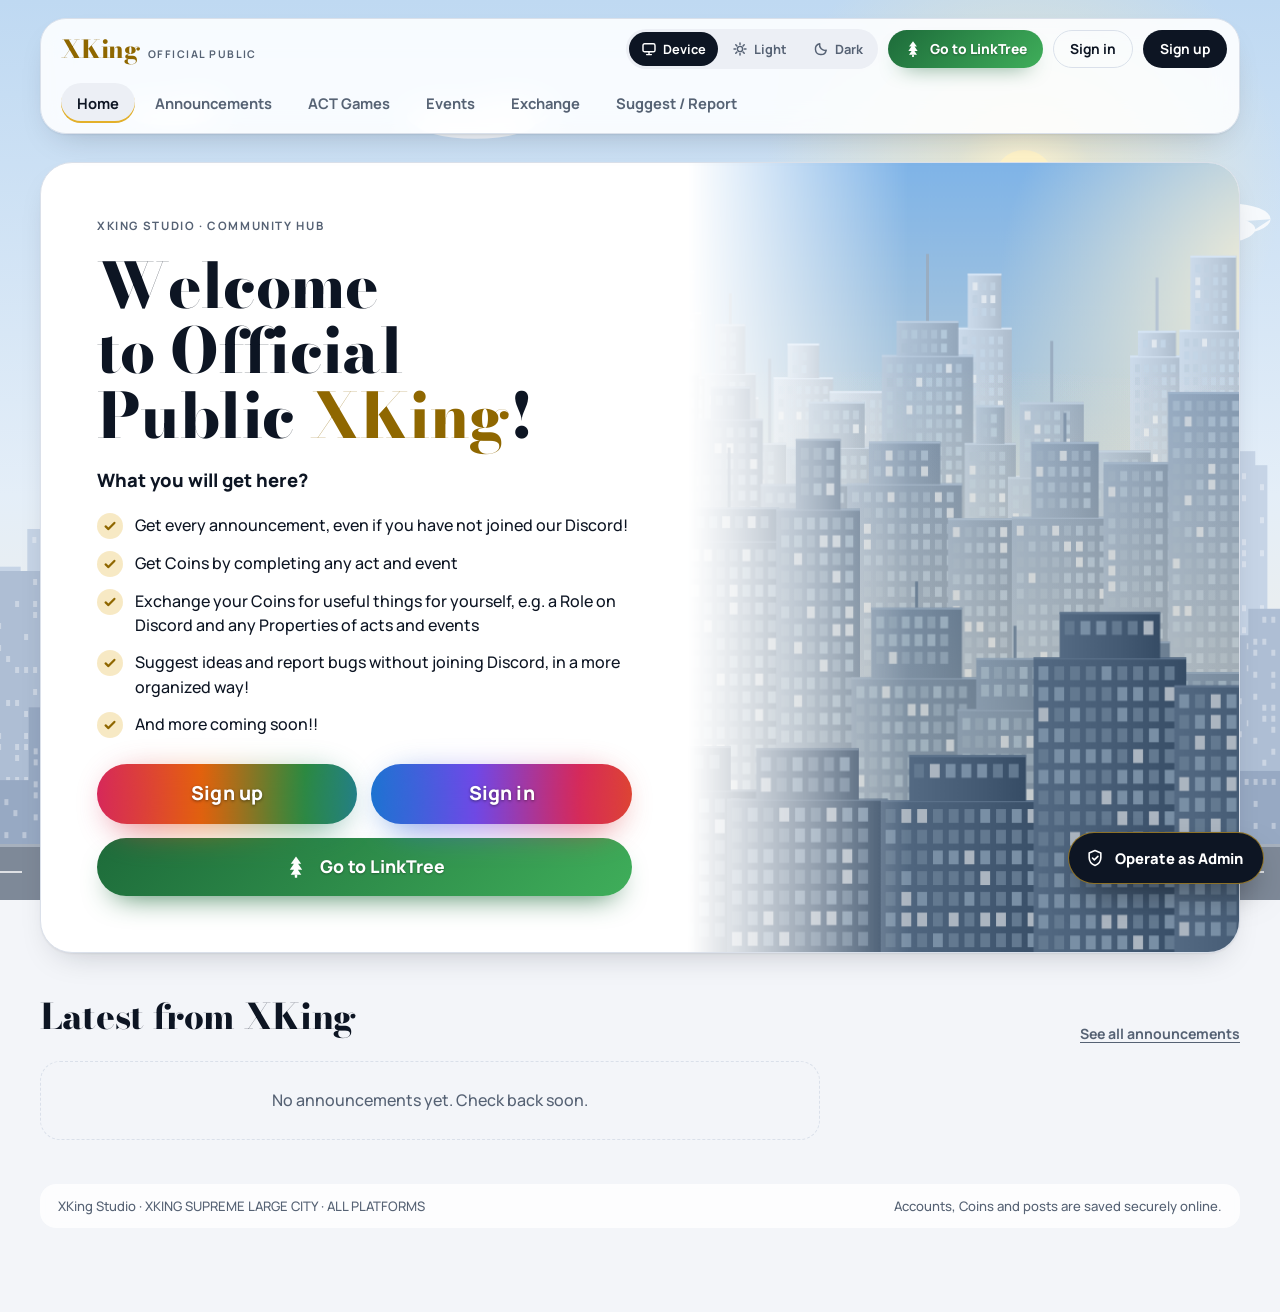
<file: index.html>
<!doctype html>
<html lang="en">
<head>
<meta charset="utf-8">
<meta name="viewport" content="width=device-width, initial-scale=1, viewport-fit=cover">
<title>XKing Official Public</title>
<script>try{var t=localStorage.getItem('xk1.theme');if(t==='light'||t==='dark')document.documentElement.setAttribute('data-theme',t)}catch(e){}</script>
<link rel="preconnect" href="https://fonts.googleapis.com">
<link rel="preconnect" href="https://fonts.gstatic.com" crossorigin>
<link rel="stylesheet" href="https://fonts.googleapis.com/css2?family=Bodoni+Moda:opsz,wght@6..96,700;6..96,800&family=Manrope:wght@500;600;700;800&display=swap">
<link rel="stylesheet" href="style.css">
</head>
<body>
<div class="wrap">
  <header class="topbar">
    <a class="brand" href="index.html"><span class="gold">XKing</span><small>Official Public</small></a>
    <nav class="nav" id="nav" aria-label="Main"></nav>
    <div class="topbar-right">
      <div id="themeHost"></div>
      <div class="acct" id="acctArea"></div>
    </div>
  </header>
  <main id="view" tabindex="-1"></main>
  <footer class="foot">
    <span>XKing Studio &middot; XKING SUPREME LARGE CITY &middot; ALL PLATFORMS</span>
    <span>Accounts, Coins and posts are saved securely online.</span>
  </footer>
</div>
<script src="vendor/supabase.js"></script>
<script src="config.js"></script>
<script src="app.js"></script>
<script src="home.js"></script>
</body>
</html>
</file>
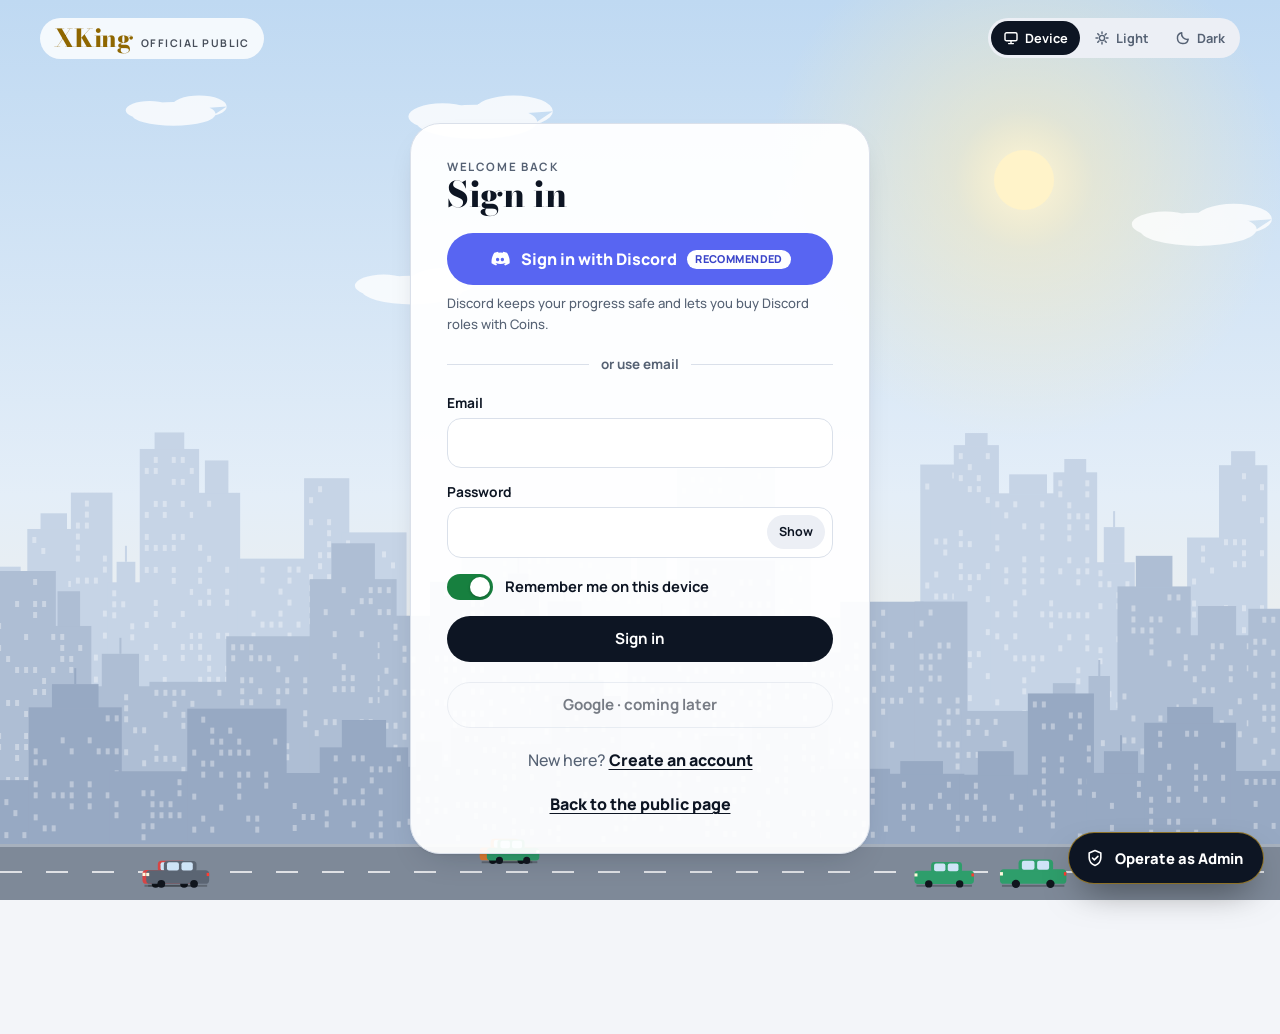
<file: login.html>
<!doctype html>
<html lang="en">
<head>
<meta charset="utf-8">
<meta name="viewport" content="width=device-width, initial-scale=1, viewport-fit=cover">
<title>Sign in to XKing</title>
<script>try{var t=localStorage.getItem('xk1.theme');if(t==='light'||t==='dark')document.documentElement.setAttribute('data-theme',t)}catch(e){}</script>
<link rel="preconnect" href="https://fonts.googleapis.com">
<link rel="preconnect" href="https://fonts.gstatic.com" crossorigin>
<link rel="stylesheet" href="https://fonts.googleapis.com/css2?family=Bodoni+Moda:opsz,wght@6..96,700;6..96,800&family=Manrope:wght@500;600;700;800&display=swap">
<link rel="stylesheet" href="style.css">
<style>:root{padding-top:env(safe-area-inset-top,0px);padding-bottom:env(safe-area-inset-bottom,0px)}</style>
</head>
<body>
<div class="wrap auth-page">
  <canvas id="skyline" class="auth-sky" aria-hidden="true"></canvas>
  <div class="auth-top">
    <a class="brand" href="index.html"><span class="gold">XKing</span><small>Official Public</small></a>
    <div id="themeHost"></div>
  </div>
  <main class="auth-card">
    <div>
      <p class="eyebrow">Welcome back</p>
      <h1 class="display">Sign in</h1>
    </div>
    <div class="provider-stack">
      <button type="button" class="btn-discord" data-provider="discord"><span class="dc-ico"><svg viewBox="0 0 24 24" aria-hidden="true"><path fill="currentColor" stroke="none" d="M19.6 5.3A16.6 16.6 0 0 0 15.5 4l-.5 1.1a15.4 15.4 0 0 0-4.6 0L9.9 4a16.6 16.6 0 0 0-4.1 1.3C3.2 9.2 2.5 13 2.8 16.7a16.7 16.7 0 0 0 5 2.5l1.1-1.7a10.8 10.8 0 0 1-1.7-.8l.4-.3a11.9 11.9 0 0 0 10.1 0l.4.3c-.5.3-1.1.6-1.7.8l1.1 1.7a16.6 16.6 0 0 0 5-2.5c.4-4.3-.7-8.1-2.9-11.4zM9.4 14.5c-1 0-1.8-.9-1.8-2s.8-2 1.8-2 1.8.9 1.8 2-.8 2-1.8 2zm5.2 0c-1 0-1.8-.9-1.8-2s.8-2 1.8-2 1.8.9 1.8 2-.8 2-1.8 2z"/></svg></span><span>Sign in with Discord</span><em class="rec-tag">Recommended</em></button>
      <p class="hint">Discord keeps your progress safe and lets you buy Discord roles with Coins.</p>
    </div>
    <div class="divider"><span>or use email</span></div>
    <form id="authForm" class="form-stack" novalidate>
      <div class="field">
        <label for="email">Email</label>
        <input id="email" type="email" autocomplete="email" required>
      </div>
      <div class="field">
        <label for="password">Password</label>
        <div class="input-wrap">
          <input id="password" type="password" autocomplete="current-password" required>
          <button type="button" data-reveal="password" aria-pressed="false">Show</button>
        </div>
      </div>
      <label class="switch"><input type="checkbox" id="remember" checked><span class="track"></span><span>Remember me on this device</span></label>
      <p class="form-error" id="authErr" role="alert" hidden></p>
      <button type="submit" id="authSubmit" class="btn-primary">Sign in</button>
    </form>
    <div class="provider-row"><button type="button" class="btn-ghost" disabled>Google &middot; coming later</button></div>
    <p class="auth-switch">New here? <a href="register.html">Create an account</a></p>
    <p class="auth-switch"><a href="index.html">Back to the public page</a></p>
  </main>
</div>
<script src="vendor/supabase.js"></script>
<script src="config.js"></script>
<script src="app.js"></script>
<script>XK.boot(); XK.initAuth('login');</script>
</body>
</html>
</file>
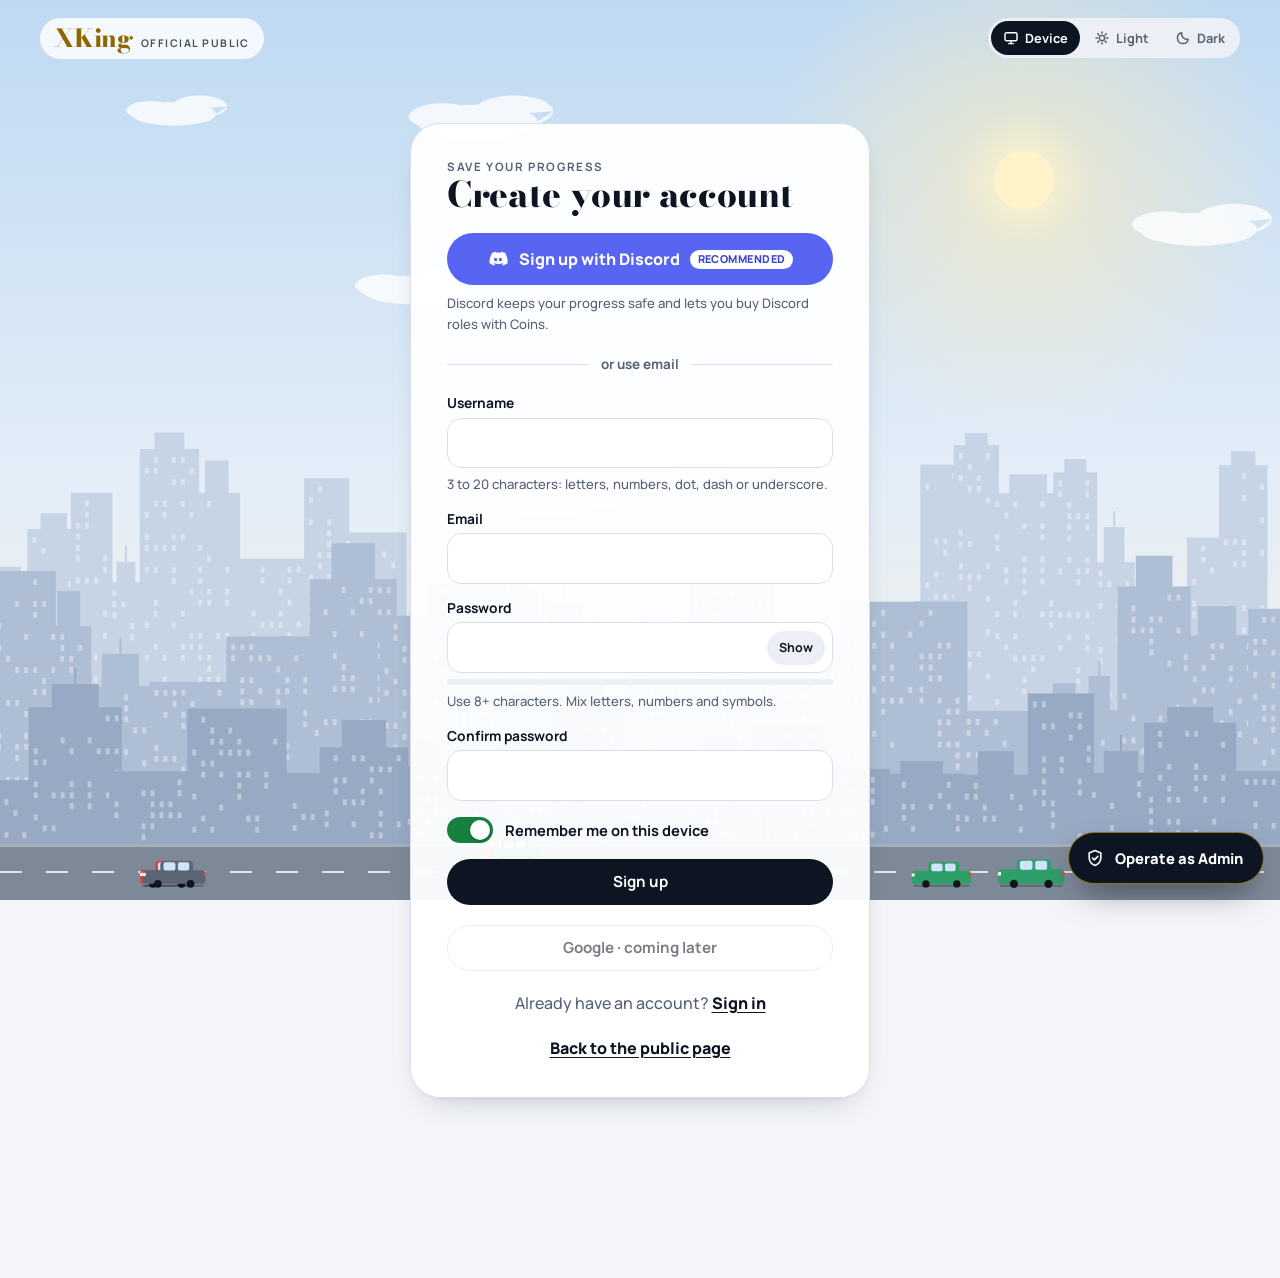
<file: register.html>
<!doctype html>
<html lang="en">
<head>
<meta charset="utf-8">
<meta name="viewport" content="width=device-width, initial-scale=1, viewport-fit=cover">
<title>Join XKing</title>
<script>try{var t=localStorage.getItem('xk1.theme');if(t==='light'||t==='dark')document.documentElement.setAttribute('data-theme',t)}catch(e){}</script>
<link rel="preconnect" href="https://fonts.googleapis.com">
<link rel="preconnect" href="https://fonts.gstatic.com" crossorigin>
<link rel="stylesheet" href="https://fonts.googleapis.com/css2?family=Bodoni+Moda:opsz,wght@6..96,700;6..96,800&family=Manrope:wght@500;600;700;800&display=swap">
<link rel="stylesheet" href="style.css">
<style>:root{padding-top:env(safe-area-inset-top,0px);padding-bottom:env(safe-area-inset-bottom,0px)}</style>
</head>
<body>
<div class="wrap auth-page">
  <canvas id="skyline" class="auth-sky" aria-hidden="true"></canvas>
  <div class="auth-top">
    <a class="brand" href="index.html"><span class="gold">XKing</span><small>Official Public</small></a>
    <div id="themeHost"></div>
  </div>
  <main class="auth-card">
    <div>
      <p class="eyebrow">Save your progress</p>
      <h1 class="display">Create your account</h1>
    </div>
    <div class="provider-stack">
      <button type="button" class="btn-discord" data-provider="discord"><span class="dc-ico"><svg viewBox="0 0 24 24" aria-hidden="true"><path fill="currentColor" stroke="none" d="M19.6 5.3A16.6 16.6 0 0 0 15.5 4l-.5 1.1a15.4 15.4 0 0 0-4.6 0L9.9 4a16.6 16.6 0 0 0-4.1 1.3C3.2 9.2 2.5 13 2.8 16.7a16.7 16.7 0 0 0 5 2.5l1.1-1.7a10.8 10.8 0 0 1-1.7-.8l.4-.3a11.9 11.9 0 0 0 10.1 0l.4.3c-.5.3-1.1.6-1.7.8l1.1 1.7a16.6 16.6 0 0 0 5-2.5c.4-4.3-.7-8.1-2.9-11.4zM9.4 14.5c-1 0-1.8-.9-1.8-2s.8-2 1.8-2 1.8.9 1.8 2-.8 2-1.8 2zm5.2 0c-1 0-1.8-.9-1.8-2s.8-2 1.8-2 1.8.9 1.8 2-.8 2-1.8 2z"/></svg></span><span>Sign up with Discord</span><em class="rec-tag">Recommended</em></button>
      <p class="hint">Discord keeps your progress safe and lets you buy Discord roles with Coins.</p>
    </div>
    <div class="divider"><span>or use email</span></div>
    <form id="authForm" class="form-stack" novalidate>
      <div class="field">
        <label for="username">Username</label>
        <input id="username" type="text" autocomplete="username" maxlength="20" required>
        <p class="hint">3 to 20 characters: letters, numbers, dot, dash or underscore.</p>
      </div>
      <div class="field">
        <label for="email">Email</label>
        <input id="email" type="email" autocomplete="email" required>
      </div>
      <div class="field">
        <label for="password">Password</label>
        <div class="input-wrap">
          <input id="password" type="password" autocomplete="new-password" required>
          <button type="button" data-reveal="password" aria-pressed="false">Show</button>
        </div>
        <div class="meter" aria-hidden="true"><i id="meterBar"></i></div>
        <p class="hint" id="meterLabel">Use 8+ characters. Mix letters, numbers and symbols.</p>
      </div>
      <div class="field">
        <label for="confirm">Confirm password</label>
        <input id="confirm" type="password" autocomplete="new-password" required>
      </div>
      <label class="switch"><input type="checkbox" id="remember" checked><span class="track"></span><span>Remember me on this device</span></label>
      <p class="form-error" id="authErr" role="alert" hidden></p>
      <button type="submit" id="authSubmit" class="btn-primary">Sign up</button>
    </form>
    <div class="provider-row"><button type="button" class="btn-ghost" disabled>Google &middot; coming later</button></div>
    <p class="auth-switch">Already have an account? <a href="login.html">Sign in</a></p>
    <p class="auth-switch"><a href="index.html">Back to the public page</a></p>
  </main>
</div>
<script src="vendor/supabase.js"></script>
<script src="config.js"></script>
<script src="app.js"></script>
<script>XK.boot(); XK.initAuth('register');</script>
</body>
</html>
</file>
<file: style.css>
/* XKing Core - Layout: a floating sticky top bar over one 1120px column.
   Guest home is a split hero (copy left, city skyline right). The dashboard is a greeting strip,
   tabs, then stacked cards. Pill buttons, 22px cards, hairline borders, soft shadows. */

:root {
  --bg: #F3F5F9;
  --surface: #FFFFFF;
  --surface-2: #ECEFF5;
  --fg: #0D1523;
  --muted: #566274;
  --line: #DAE0EA;
  --gold: #8F6700;
  --gold-fill: #E3B02A;
  --primary: #0D1523;
  --on-primary: #FFFFFF;
  --ok: #17803F;
  --bad: #C0283A;
  --on-ok: #FFFFFF;
  --on-bad: #FFFFFF;
  --tree-a: #1D6B3A;
  --tree-b: #3FAE5A;
  --shadow: 0 1px 2px rgba(13, 21, 35, .06), 0 14px 34px -18px rgba(13, 21, 35, .28);

  --f-display: "Bodoni Moda", "Didot", "Bodoni 72", Georgia, serif;
  --f-body: "Manrope", "Segoe UI", system-ui, -apple-system, "Helvetica Neue", Arial, sans-serif;
  --r-card: 22px;
  --r-field: 14px;
}
@media (prefers-color-scheme: dark) {
  :root:not([data-theme="light"]) {
    --bg: #090E16;
    --surface: #121A26;
    --surface-2: #1A2433;
    --fg: #F2F0EA;
    --muted: #9AA6B6;
    --line: #243247;
    --gold: #E4B63A;
    --gold-fill: #E4B63A;
    --primary: #E4B63A;
    --on-primary: #1A1405;
    --ok: #4FD08A;
    --on-ok: #04200F;
    --on-bad: #2A0509;
    --bad: #FF6B77;
    --tree-a: #1E7A43;
    --tree-b: #43B85C;
    --shadow: 0 1px 2px rgba(0, 0, 0, .4), 0 18px 40px -20px rgba(0, 0, 0, .7);
    color-scheme: dark;
  }
}
:root[data-theme="dark"] {
  --bg: #090E16;
  --surface: #121A26;
  --surface-2: #1A2433;
  --fg: #F2F0EA;
  --muted: #9AA6B6;
  --line: #243247;
  --gold: #E4B63A;
  --gold-fill: #E4B63A;
  --primary: #E4B63A;
  --on-primary: #1A1405;
  --ok: #4FD08A;
    --on-ok: #04200F;
    --on-bad: #2A0509;
  --bad: #FF6B77;
  --tree-a: #1E7A43;
  --tree-b: #43B85C;
  --shadow: 0 1px 2px rgba(0, 0, 0, .4), 0 18px 40px -20px rgba(0, 0, 0, .7);
  color-scheme: dark;
}

* { box-sizing: border-box; }
html { -webkit-text-size-adjust: 100%; }
body {
  margin: 0;
  background: var(--bg);
  color: var(--fg);
  font: 500 16px/1.55 var(--f-body);
  padding-block: 18px 110px;
  padding-left: max(16px, env(safe-area-inset-left, 0px));
  padding-right: max(16px, env(safe-area-inset-right, 0px));
  transition: background .3s, color .3s;
}
body::before {
  content: "";
  position: fixed;
  inset: 0 0 auto;
  height: env(safe-area-inset-top, 0px);
  z-index: 70;
  background: var(--bg);
}
a { color: inherit; }
h1, h2, h3, h4, h5, h6 { margin: 0; text-wrap: balance; }
p { margin: 0; }
button, input, select, textarea { font: inherit; color: inherit; }
:focus-visible { outline: 3px solid var(--gold-fill); outline-offset: 2px; }
[hidden] { display: none !important; }
.display { font-family: var(--f-display); font-weight: 800; letter-spacing: -.01em; }
.gold { color: var(--gold); }
.muted { color: var(--muted); }
.wrap { width: 100%; max-width: 1200px; margin: 0 auto; }
.sr-only { position: absolute; width: 1px; height: 1px; overflow: hidden; clip: rect(0 0 0 0); white-space: nowrap; }
.eyebrow { font: 700 .72rem/1.3 var(--f-body); letter-spacing: .14em; text-transform: uppercase; color: var(--muted); }
.tnum { font-variant-numeric: tabular-nums; }

/* ---------- Top bar ---------- */
.topbar {
  position: sticky;
  top: calc(env(safe-area-inset-top, 0px) + 8px);
  z-index: 50;
  display: flex;
  flex-wrap: wrap;
  align-items: center;
  gap: 10px 14px;
  padding: 10px 12px 10px 20px;
  margin-bottom: 28px;
  background: color-mix(in srgb, var(--surface) 88%, transparent);
  -webkit-backdrop-filter: blur(14px) saturate(1.2);
  backdrop-filter: blur(14px) saturate(1.2);
  border: 1px solid var(--line);
  border-radius: 26px;
  box-shadow: var(--shadow);
}
.brand { display: inline-flex; align-items: baseline; gap: 8px; text-decoration: none; font: 800 1.55rem/1 var(--f-display); letter-spacing: -.01em; }
.brand small { font: 700 .66rem/1 var(--f-body); letter-spacing: .14em; text-transform: uppercase; color: var(--muted); }
.nav { display: flex; gap: 4px; flex: 1 1 0; min-width: 140px; overflow-x: auto; scrollbar-width: none; padding: 2px; }
.nav::-webkit-scrollbar { display: none; }
.tab {
  flex: none;
  min-height: 40px;
  padding: 0 16px;
  border: 0;
  border-radius: 999px;
  background: transparent;
  color: var(--muted);
  font: 700 .92rem/1 var(--f-body);
  cursor: pointer;
  transition: background .2s, color .2s;
}
.tab:hover { color: var(--fg); background: var(--surface-2); }
.tab[aria-current="page"] { color: var(--fg); background: var(--surface-2); box-shadow: inset 0 -2px 0 var(--gold-fill); }
.topbar-right { display: flex; flex-wrap: wrap; align-items: center; gap: 10px; margin-left: auto; }
.acct { display: flex; align-items: center; gap: 10px; }

.theme { display: inline-flex; gap: 2px; padding: 3px; background: var(--surface-2); border-radius: 999px; }
.theme button {
  display: inline-flex; align-items: center; gap: 6px;
  min-height: 34px; padding: 0 12px;
  border: 0; border-radius: 999px; background: transparent; color: var(--muted);
  font: 700 .8rem/1 var(--f-body); cursor: pointer;
}
.theme button svg { width: 16px; height: 16px; fill: none; stroke: currentColor; stroke-width: 1.8; stroke-linecap: round; stroke-linejoin: round; flex: none; }
.theme button[aria-pressed="true"] { background: var(--primary); color: var(--on-primary); }

/* ---------- Buttons ---------- */
.btn-primary, .btn-ghost, .btn-danger {
  display: inline-flex; align-items: center; justify-content: center; gap: 8px;
  min-height: 46px; padding: 0 22px;
  border: 1px solid transparent; border-radius: 999px;
  font: 700 .95rem/1 var(--f-body); text-decoration: none; text-align: center;
  cursor: pointer; transition: transform .15s, background .2s, box-shadow .2s, border-color .2s;
}
.btn-primary { background: var(--primary); color: var(--on-primary); }
.btn-primary:hover { transform: translateY(-1px); box-shadow: 0 12px 26px -14px var(--primary); }
.btn-ghost { background: transparent; border-color: var(--line); color: var(--fg); }
.btn-ghost:hover { background: var(--surface-2); }
.btn-danger { background: var(--bad); color: var(--on-bad); }
.btn-sm { min-height: 38px; padding: 0 16px; font-size: .86rem; }
.is-danger-text { color: var(--bad); }
button[disabled], [aria-disabled="true"] { opacity: .55; cursor: not-allowed; }
.link-btn { border: 0; background: none; padding: 0; color: var(--muted); font: 700 .88rem/1.2 var(--f-body); cursor: pointer; text-decoration: underline; text-underline-offset: 3px; }
.link-btn:hover { color: var(--fg); }

/* RGB buttons: each cycles through its own colour order at its own speed */
.btn-rgb {
  position: relative; isolation: isolate;
  display: inline-flex; align-items: center; justify-content: center;
  min-height: 60px; padding: 0 30px;
  border: 0; border-radius: 999px;
  color: #fff; font: 800 1.2rem/1 var(--f-body); letter-spacing: .01em; text-decoration: none;
  text-shadow: 0 1px 3px rgba(0, 0, 0, .45);
  background-size: 200% 100%;
  cursor: pointer; transition: transform .15s;
}
.btn-rgb:hover { transform: translateY(-2px); }
.btn-rgb::before {
  content: ""; position: absolute; inset: 10px 12px -8px; z-index: -1;
  border-radius: inherit; background: inherit; background-size: inherit;
  filter: blur(16px); opacity: .55; animation: inherit;
}
.rgb-a { background-image: linear-gradient(90deg, #D6285B, #E5620B, #2B8A3E, #1C74D1, #7048E8, #D6285B); animation: rgb-shift 7s linear infinite; }
.rgb-b { background-image: linear-gradient(90deg, #1C74D1, #7048E8, #D6285B, #E5620B, #2B8A3E, #1C74D1); animation: rgb-shift 10s linear infinite reverse; }
@keyframes rgb-shift { from { background-position: 0% 50%; } to { background-position: 200% 50%; } }
.btn-tree {
  display: flex; align-items: center; justify-content: center; gap: 12px;
  width: 100%; min-height: 58px; padding: 0 26px;
  border-radius: 999px; color: #fff; text-decoration: none; text-shadow: 0 1px 2px rgba(0, 0, 0, .3);
  font: 800 1.1rem/1 var(--f-body);
  background: linear-gradient(135deg, var(--tree-a), var(--tree-b));
  box-shadow: 0 14px 30px -16px var(--tree-a);
  transition: transform .15s, box-shadow .2s;
}
.btn-tree:hover { transform: translateY(-2px); box-shadow: 0 18px 34px -14px var(--tree-b); }
.btn-tree svg { width: 24px; height: 24px; fill: #fff; flex: none; }

/* ---------- Chips, badges, avatars ---------- */
.chip { display: inline-flex; align-items: center; padding: 4px 11px; border-radius: 999px; background: var(--surface-2); color: var(--muted); font: 800 .7rem/1.2 var(--f-body); letter-spacing: .08em; text-transform: uppercase; }
.chip-event { background: color-mix(in srgb, var(--tree-b) 20%, transparent); color: var(--ok); }
.chip-sample { background: transparent; border: 1px dashed var(--line); }
.badge { display: inline-flex; align-items: center; padding: 5px 12px; border-radius: 999px; background: var(--surface-2); font: 800 .76rem/1 var(--f-body); }
.badge-vip { background: color-mix(in srgb, var(--gold-fill) 30%, transparent); color: var(--gold); }
.pill { display: inline-flex; align-items: center; gap: 6px; padding: 5px 12px; border-radius: 999px; font: 800 .78rem/1 var(--f-body); background: var(--surface-2); }
.pill-ok { background: color-mix(in srgb, var(--ok) 18%, transparent); color: var(--ok); }
.pill-bad { background: color-mix(in srgb, var(--bad) 16%, transparent); color: var(--bad); }
.avatar { flex: none; display: inline-grid; place-items: center; border-radius: 50%; object-fit: cover; background: var(--surface-2); color: var(--muted); border: 1px solid var(--line); overflow: hidden; }
.avatar svg { width: 62%; height: 62%; fill: currentColor; }
.avatar-sm { width: 40px; height: 40px; }
.avatar-md { width: 64px; height: 64px; }
.avatar-lg { width: 132px; height: 132px; }

/* ---------- Hero (guest home) ---------- */
.hero {
  position: relative; display: grid; grid-template-columns: minmax(0, 1.08fr) minmax(0, .92fr);
  min-height: 560px; overflow: hidden;
  background: var(--surface); border: 1px solid var(--line); border-radius: 32px; box-shadow: var(--shadow);
}
.hero-copy { position: relative; z-index: 1; display: flex; flex-direction: column; gap: 20px; padding: clamp(24px, 4.5vw, 56px); }
.hero-title { font-size: clamp(2.2rem, 5.2vw, 3.9rem); line-height: 1.04; }
.hero-sub { font: 800 1.15rem/1.3 var(--f-body); }
.checks { list-style: none; margin: 0; padding: 0; display: flex; flex-direction: column; gap: 12px; }
.checks li { display: grid; grid-template-columns: 26px minmax(0, 1fr); gap: 12px; align-items: start; }
.tick { width: 26px; height: 26px; display: grid; place-items: center; border-radius: 50%; background: color-mix(in srgb, var(--gold-fill) 28%, transparent); color: var(--gold); }
.tick svg { width: 14px; height: 14px; fill: none; stroke: currentColor; stroke-width: 2.6; stroke-linecap: round; stroke-linejoin: round; }
.cta-stack { display: flex; flex-direction: column; gap: 14px; margin-top: 6px; }
.cta-row { display: grid; grid-template-columns: 1fr 1fr; gap: 14px; }
.hero-visual { position: relative; min-height: 320px; }
.hero-visual canvas {
  position: absolute; inset: 0; width: 100%; height: 100%; object-fit: cover; object-position: center bottom;
  -webkit-mask-image: linear-gradient(to right, transparent 0, #000 40%);
  mask-image: linear-gradient(to right, transparent 0, #000 40%);
}

/* ---------- Dashboard bits ---------- */
.greet { display: flex; flex-wrap: wrap; align-items: center; gap: 16px 20px; padding: 20px 24px; margin-bottom: 24px; background: var(--surface); border: 1px solid var(--line); border-radius: 28px; box-shadow: var(--shadow); }
.greet-text { flex: 1 1 240px; min-width: 0; display: flex; flex-direction: column; gap: 4px; }
.greet-text h1 { font-size: clamp(1.5rem, 3.4vw, 2.1rem); line-height: 1.1; overflow-wrap: anywhere; }
.balances { display: flex; flex-wrap: wrap; gap: 12px; }
.bal { min-width: 132px; padding: 12px 18px; border-radius: 18px; background: var(--surface-2); display: flex; flex-direction: column; gap: 2px; }
.bal span { font: 700 .74rem/1.2 var(--f-body); letter-spacing: .1em; text-transform: uppercase; color: var(--muted); }
.bal strong { font: 800 1.6rem/1.1 var(--f-body); font-variant-numeric: tabular-nums; }
.bal-gold strong { color: var(--gold); }
.guest-note { display: flex; flex-wrap: wrap; align-items: center; justify-content: space-between; gap: 14px; padding: 16px 20px; margin-bottom: 24px; border: 1px dashed var(--line); border-radius: 20px; background: var(--surface); }
.guest-note div:first-child { display: flex; flex-direction: column; gap: 2px; flex: 1 1 260px; min-width: 0; }
.guest-note span { color: var(--muted); font-size: .92rem; }
.guest-actions { display: flex; gap: 10px; flex-wrap: wrap; }
.section-head { display: flex; flex-wrap: wrap; align-items: end; justify-content: space-between; gap: 8px 16px; margin-bottom: 18px; }
.section-head h2 { font-size: clamp(1.6rem, 3.4vw, 2.2rem); }
.section-gap { margin-top: 36px; }
.empty { padding: 26px; text-align: center; color: var(--muted); border: 1px dashed var(--line); border-radius: 20px; }

/* ---------- Feed ---------- */
.feed { display: flex; flex-direction: column; gap: 18px; max-width: 780px; }
.post { display: flex; flex-direction: column; gap: 14px; padding: clamp(18px, 3vw, 28px); background: var(--surface); border: 1px solid var(--line); border-radius: var(--r-card); box-shadow: var(--shadow); }
.post-head { display: flex; flex-wrap: wrap; align-items: center; gap: 8px 10px; color: var(--muted); font-size: .85rem; }
.post-head .push { margin-left: auto; }
.post-title { font: 800 clamp(1.35rem, 2.6vw, 1.8rem)/1.2 var(--f-display); overflow-wrap: anywhere; }
.event-meta { display: flex; flex-wrap: wrap; align-items: center; gap: 10px 16px; padding: 12px 16px; border-radius: 16px; background: var(--surface-2); }
.event-meta span { font-weight: 700; flex: 1 1 200px; min-width: 0; overflow-wrap: anywhere; }
.md { overflow-wrap: anywhere; }
.md > * + * { margin-top: .8em; }
.md h4 { font: 800 1.25rem/1.25 var(--f-body); }
.md h5 { font: 800 1.1rem/1.3 var(--f-body); }
.md h6 { font: 800 .95rem/1.3 var(--f-body); letter-spacing: .06em; text-transform: uppercase; color: var(--muted); }
.md ul, .md ol { padding-left: 1.3em; }
.md li + li { margin-top: .3em; }
.md blockquote { padding: 2px 0 2px 16px; border-left: 3px solid var(--gold-fill); color: var(--muted); }
.md code { padding: 2px 6px; border-radius: 6px; background: var(--surface-2); font: 600 .88em ui-monospace, "SF Mono", Consolas, monospace; }
.md pre { overflow-x: auto; padding: 14px 16px; border-radius: 14px; background: var(--surface-2); }
.md pre code { padding: 0; background: none; }
.md a { color: var(--gold); text-underline-offset: 3px; }
.md hr { border: 0; border-top: 1px solid var(--line); }
.reacts { display: flex; flex-wrap: wrap; gap: 8px; }
.react { display: inline-flex; align-items: center; gap: 7px; min-height: 38px; padding: 0 13px; border-radius: 999px; border: 1px solid var(--line); background: var(--surface-2); font: 700 .9rem/1 var(--f-body); cursor: pointer; transition: transform .12s, border-color .2s; }
.react:hover { transform: translateY(-1px); border-color: var(--gold-fill); }
.react[aria-pressed="true"] { border-color: var(--gold-fill); background: color-mix(in srgb, var(--gold-fill) 24%, transparent); }
.react .count { font-variant-numeric: tabular-nums; color: var(--muted); }
.replies { display: flex; flex-direction: column; gap: 10px; padding-top: 12px; border-top: 1px solid var(--line); }
.reply { display: grid; grid-template-columns: 34px minmax(0, 1fr) auto; gap: 12px; align-items: start; padding: 12px 14px; border-radius: 16px; background: var(--surface-2); }
.reply .avatar { width: 34px; height: 34px; }
.reply strong { font-size: .85rem; }
.reply time { color: var(--muted); font-size: .78rem; margin-left: 6px; }
.reply p { overflow-wrap: anywhere; white-space: pre-wrap; }
.reply-form { display: flex; flex-direction: column; gap: 10px; }
.lock-note { display: flex; gap: 10px; align-items: center; color: var(--muted); font-size: .9rem; }
.lock-note svg { width: 18px; height: 18px; flex: none; fill: none; stroke: currentColor; stroke-width: 1.8; stroke-linecap: round; stroke-linejoin: round; }

/* ---------- Forms ---------- */
.field { display: flex; flex-direction: column; gap: 6px; }
.field label { font: 700 .86rem/1.2 var(--f-body); }
.req { color: var(--bad); }
.hint { color: var(--muted); font-size: .82rem; }
input[type="text"], input[type="email"], input[type="password"], input[type="number"], input[type="url"], input[type="search"], select, textarea {
  width: 100%; min-height: 50px; padding: 12px 16px;
  border: 1.5px solid var(--line); border-radius: var(--r-field); background: var(--surface); color: var(--fg);
  transition: border-color .2s, box-shadow .2s;
}
textarea { min-height: 96px; resize: vertical; line-height: 1.5; }
input:focus, select:focus, textarea:focus { outline: none; border-color: var(--gold-fill); box-shadow: 0 0 0 4px color-mix(in srgb, var(--gold-fill) 28%, transparent); }
.input-wrap { position: relative; }
.input-wrap input { padding-right: 76px; }
.input-wrap button { position: absolute; right: 8px; top: 50%; transform: translateY(-50%); min-height: 34px; padding: 0 12px; border: 0; border-radius: 999px; background: var(--surface-2); font: 700 .78rem/1 var(--f-body); cursor: pointer; }
.form-error { padding: 10px 14px; border-radius: 12px; background: color-mix(in srgb, var(--bad) 14%, transparent); color: var(--bad); font-weight: 700; font-size: .9rem; }
.form-stack { display: flex; flex-direction: column; gap: 16px; }
.switch { display: inline-flex; align-items: center; gap: 12px; cursor: pointer; font-weight: 700; font-size: .92rem; }
.switch input { position: absolute; opacity: 0; width: 1px; height: 1px; }
.switch .track { position: relative; width: 46px; height: 26px; flex: none; border-radius: 999px; background: var(--line); transition: background .2s; }
.switch .track::after { content: ""; position: absolute; top: 3px; left: 3px; width: 20px; height: 20px; border-radius: 50%; background: #fff; box-shadow: 0 1px 3px rgba(0, 0, 0, .3); transition: transform .2s; }
.switch input:checked + .track { background: var(--ok); }
.switch input:checked + .track::after { transform: translateX(20px); }
.switch input:focus-visible + .track { outline: 3px solid var(--gold-fill); outline-offset: 2px; }
.meter { height: 6px; border-radius: 999px; background: var(--surface-2); overflow: hidden; }
.meter i { display: block; height: 100%; width: 0; border-radius: inherit; background: var(--bad); transition: width .25s, background .25s; }

/* ---------- Games ---------- */
.games-grid { display: grid; grid-template-columns: repeat(auto-fit, minmax(min(100%, 340px), 1fr)); gap: 18px; }
.game-card { position: relative; display: flex; flex-direction: column; gap: 16px; padding: clamp(20px, 3vw, 28px); background: var(--surface); border: 1px solid var(--line); border-radius: var(--r-card); box-shadow: var(--shadow); min-width: 0; }
.game-card h2 { font-size: 1.9rem; line-height: 1.1; }
.game-card header { display: flex; flex-direction: column; gap: 8px; align-items: flex-start; }
.state { display: flex; flex-direction: column; gap: 10px; padding: 18px; border-radius: 18px; background: var(--surface-2); }
.state .big { font: 800 clamp(1.1rem, 3vw, 1.4rem)/1.3 var(--f-body); }
.state .big b { color: var(--gold); font-variant-numeric: tabular-nums; }
.quiz-q { font: 800 1.2rem/1.4 var(--f-body); white-space: pre-wrap; overflow-wrap: anywhere; }
.answer-form { display: flex; flex-wrap: wrap; gap: 10px; }
.answer-form .field { flex: 1 1 220px; }
.is-soon { overflow: hidden; min-height: 240px; justify-content: center; cursor: not-allowed; }
.soon-blur { display: flex; flex-direction: column; gap: 12px; filter: blur(3px); opacity: .55; user-select: none; }
.soon-label { position: absolute; inset: 0; display: grid; place-items: center; font: 800 1.5rem/1 var(--f-display); letter-spacing: .01em; text-shadow: 0 2px 14px var(--surface); }

/* ---------- Account settings ---------- */
.settings { display: grid; grid-template-columns: 250px minmax(0, 1fr); gap: 22px; align-items: start; }
.side-tabs { display: flex; flex-direction: column; gap: 6px; padding: 10px; background: var(--surface); border: 1px solid var(--line); border-radius: var(--r-card); }
.side-tab { min-height: 46px; padding: 0 16px; border: 0; border-radius: 14px; background: transparent; text-align: left; font: 700 .95rem/1 var(--f-body); cursor: pointer; }
.side-tab:hover { background: var(--surface-2); }
.side-tab[aria-current="true"] { background: var(--surface-2); box-shadow: inset 3px 0 0 var(--gold-fill); }
.panel { display: flex; flex-direction: column; gap: 18px; padding: clamp(18px, 3vw, 30px); background: var(--surface); border: 1px solid var(--line); border-radius: var(--r-card); box-shadow: var(--shadow); min-width: 0; }
.panel h2 { font-size: 1.7rem; }
.photo-row { display: flex; flex-wrap: wrap; align-items: center; gap: 18px 24px; }
.photo-actions { display: flex; flex-wrap: wrap; gap: 10px; }
.file-btn { position: relative; overflow: hidden; }
.file-btn input { position: absolute; inset: 0; opacity: 0; cursor: pointer; font-size: 0; }
.crop-wrap { display: flex; flex-wrap: wrap; gap: 20px 28px; align-items: flex-start; }
.crop { position: relative; width: 280px; height: 280px; max-width: 100%; overflow: hidden; border-radius: 24px; background: var(--surface-2); touch-action: none; cursor: grab; flex: none; }
.crop:active { cursor: grabbing; }
.crop img { position: absolute; max-width: none; user-select: none; -webkit-user-drag: none; pointer-events: none; }
.crop-ring { position: absolute; inset: 0; border-radius: 50%; border: 2px solid #fff; box-shadow: 0 0 0 999px rgba(8, 12, 20, .55); pointer-events: none; }
.crop-side { display: flex; flex-direction: column; gap: 14px; flex: 1 1 220px; min-width: 0; }
.prev { position: relative; width: 72px; height: 72px; overflow: hidden; border-radius: 50%; border: 1px solid var(--line); background: var(--surface-2); }
.prev img { position: absolute; max-width: none; }
input[type="range"] { width: 100%; accent-color: var(--gold-fill); }
.rows { display: flex; flex-direction: column; gap: 10px; }
.row { display: flex; flex-wrap: wrap; align-items: center; justify-content: space-between; gap: 12px 16px; padding: 14px 18px; border: 1px solid var(--line); border-radius: 18px; background: var(--surface); }
.row > div { min-width: 0; flex: 1 1 220px; display: flex; flex-direction: column; gap: 2px; }
.row .muted { font-size: .88rem; overflow-wrap: anywhere; }
.inv-grid { display: grid; grid-template-columns: repeat(auto-fit, minmax(min(100%, 200px), 1fr)); gap: 12px; }
.ledger { list-style: none; margin: 0; padding: 0; display: flex; flex-direction: column; gap: 8px; }
.ledger li { display: flex; flex-wrap: wrap; justify-content: space-between; gap: 6px 14px; padding: 10px 14px; border-radius: 14px; background: var(--surface-2); font-size: .92rem; }
.ledger .pos { color: var(--ok); font-weight: 800; }
.ledger .neg { color: var(--bad); font-weight: 800; }

/* ---------- Admin ---------- */
.subtabs { display: flex; flex-wrap: wrap; gap: 8px; margin-bottom: 18px; }
.subtab { min-height: 42px; padding: 0 18px; border: 1px solid var(--line); border-radius: 999px; background: var(--surface); font: 700 .9rem/1 var(--f-body); cursor: pointer; }
.subtab[aria-current="true"] { background: var(--primary); color: var(--on-primary); border-color: transparent; }
.warn-box { padding: 12px 16px; border-radius: 14px; background: color-mix(in srgb, var(--gold-fill) 18%, transparent); font-size: .9rem; }
.editor { display: grid; grid-template-columns: minmax(0, 1fr) minmax(0, 1fr); gap: 16px; }
.toolbar { display: flex; flex-wrap: wrap; gap: 6px; margin-bottom: 8px; }
.toolbar button { min-width: 40px; min-height: 38px; padding: 0 10px; border: 1px solid var(--line); border-radius: 10px; background: var(--surface-2); font: 800 .88rem/1 var(--f-body); cursor: pointer; }
.toolbar button:hover { border-color: var(--gold-fill); }
.preview { min-height: 160px; padding: 14px 16px; border: 1.5px dashed var(--line); border-radius: var(--r-field); background: var(--surface); }
.preview-title { font: 700 .74rem/1 var(--f-body); letter-spacing: .12em; text-transform: uppercase; color: var(--muted); margin-bottom: 8px; }
.seg { display: inline-flex; gap: 2px; padding: 3px; background: var(--surface-2); border-radius: 999px; }
.seg label { cursor: pointer; }
.seg input { position: absolute; opacity: 0; width: 1px; height: 1px; }
.seg span { display: inline-flex; align-items: center; min-height: 36px; padding: 0 16px; border-radius: 999px; font: 700 .88rem/1 var(--f-body); color: var(--muted); }
.seg input:checked + span { background: var(--primary); color: var(--on-primary); }
.seg input:focus-visible + span { outline: 3px solid var(--gold-fill); outline-offset: 2px; }
.acct-row { display: flex; flex-wrap: wrap; align-items: center; gap: 12px 18px; padding: 14px 16px; border: 1px solid var(--line); border-radius: 18px; background: var(--surface); }
.acct-who { flex: 1 1 200px; min-width: 0; display: flex; flex-direction: column; }
.acct-who .muted { font-size: .85rem; overflow-wrap: anywhere; }
.acct-num { display: flex; flex-direction: column; min-width: 56px; }
.acct-num span { font: 700 .68rem/1.2 var(--f-body); letter-spacing: .1em; text-transform: uppercase; color: var(--muted); }
.acct-num strong { font-variant-numeric: tabular-nums; }
.acct-actions { margin-left: auto; display: flex; flex-wrap: wrap; gap: 8px; }
.audit { list-style: none; margin: 0; padding: 0; display: flex; flex-direction: column; gap: 6px; max-height: 320px; overflow-y: auto; }
.audit li { display: flex; flex-wrap: wrap; gap: 4px 12px; padding: 8px 12px; border-radius: 12px; background: var(--surface-2); font-size: .86rem; }
.audit time { color: var(--muted); }
.stack { display: flex; flex-direction: column; gap: 18px; }

/* ---------- Modal, toasts, admin button ---------- */
.overlay { position: fixed; inset: 0; z-index: 100; display: grid; place-items: center; padding: 16px; background: rgba(5, 8, 14, .62); -webkit-backdrop-filter: blur(4px); backdrop-filter: blur(4px); animation: fade .18s ease; }
.modal { width: 100%; max-width: 460px; max-height: calc(100% - 16px); overflow-y: auto; display: flex; flex-direction: column; gap: 14px; padding: 26px; background: var(--surface); border: 1px solid var(--line); border-radius: 26px; box-shadow: 0 30px 80px -20px rgba(0, 0, 0, .6); animation: rise .22s ease; }
.modal h2 { font-size: 1.7rem; }
.modal form { display: flex; flex-direction: column; gap: 14px; }
.modal-msg { color: var(--muted); }
.modal-actions { display: flex; flex-wrap: wrap; justify-content: flex-end; gap: 10px; }
@keyframes fade { from { opacity: 0; } to { opacity: 1; } }
@keyframes rise { from { opacity: 0; transform: translateY(10px) scale(.98); } to { opacity: 1; transform: none; } }
.toasts { position: fixed; left: 50%; transform: translateX(-50%); bottom: calc(86px + env(safe-area-inset-bottom, 0px)); z-index: 90; width: min(440px, calc(100% - 32px)); display: flex; flex-direction: column; gap: 8px; pointer-events: none; }
.toast { padding: 13px 18px; border-radius: 16px; background: var(--primary); color: var(--on-primary); font-weight: 700; box-shadow: 0 14px 34px -12px rgba(0, 0, 0, .5); animation: rise .22s ease; }
.toast.is-error { background: var(--bad); color: var(--on-bad); }
.toast.is-ok { background: var(--ok); color: var(--on-ok); }
.admin-fab {
  position: fixed; z-index: 60;
  right: max(16px, env(safe-area-inset-right, 0px)); bottom: calc(16px + env(safe-area-inset-bottom, 0px));
  display: inline-flex; align-items: center; gap: 10px; min-height: 52px; padding: 0 20px 0 16px;
  border: 1px solid color-mix(in srgb, var(--gold-fill) 60%, transparent); border-radius: 999px;
  background: var(--primary); color: var(--on-primary);
  font: 800 .92rem/1 var(--f-body); box-shadow: 0 16px 36px -14px rgba(0, 0, 0, .6); cursor: pointer;
}
.admin-fab svg { width: 20px; height: 20px; fill: none; stroke: currentColor; stroke-width: 1.9; stroke-linecap: round; stroke-linejoin: round; }
.admin-fab[data-on="1"] { background: var(--gold-fill); color: #1A1405; }
.foot { margin-top: 44px; display: flex; flex-wrap: wrap; justify-content: space-between; gap: 8px 20px; color: var(--muted); font-size: .82rem; }
.foot a { text-underline-offset: 3px; }

/* ---------- Auth pages ---------- */
.auth-page { position: relative; isolation: isolate; }
.auth-sky { position: absolute; left: 0; right: 0; top: 0; width: 100%; height: 360px; z-index: -1; object-fit: cover; object-position: center bottom; -webkit-mask-image: linear-gradient(to bottom, #000 25%, transparent 100%); mask-image: linear-gradient(to bottom, #000 25%, transparent 100%); }
.auth-top { display: flex; flex-wrap: wrap; align-items: center; justify-content: space-between; gap: 12px; margin-bottom: clamp(24px, 6vw, 64px); }
.auth-card { width: 100%; max-width: 460px; margin: 0 auto; display: flex; flex-direction: column; gap: 20px; padding: clamp(22px, 4vw, 36px); background: color-mix(in srgb, var(--surface) 94%, transparent); border: 1px solid var(--line); border-radius: 30px; box-shadow: var(--shadow); }
.auth-card h1 { font-size: 2.2rem; line-height: 1.1; }
.divider { display: flex; align-items: center; gap: 12px; color: var(--muted); font-size: .84rem; font-weight: 700; }
.divider::before, .divider::after { content: ""; flex: 1; height: 1px; background: var(--line); }
.provider-row { display: grid; grid-template-columns: 1fr 1fr; gap: 10px; }
.auth-switch { text-align: center; color: var(--muted); }
.auth-switch a { color: var(--fg); font-weight: 800; text-underline-offset: 3px; }

/* ---------- Responsive ---------- */
@media (max-width: 1180px) {
  .nav { order: 3; flex-basis: 100%; }
}
@media (max-width: 860px) {
  .hero { grid-template-columns: 1fr; min-height: 0; }
  .hero-visual { order: -1; min-height: 0; height: 200px; }
  .hero-visual canvas { -webkit-mask-image: linear-gradient(to bottom, #000 50%, transparent); mask-image: linear-gradient(to bottom, #000 50%, transparent); }
  .settings { grid-template-columns: 1fr; }
  .side-tabs { flex-direction: row; overflow-x: auto; }
  .side-tab { flex: none; }
  .editor { grid-template-columns: 1fr; }
}
@media (max-width: 560px) {
  .theme button .lbl { display: none; }
  .theme button { padding: 0 11px; }
  .lbl-long { display: none; }
  .cta-row { grid-template-columns: 1fr; }
  .topbar { padding-left: 16px; }
  .provider-row { grid-template-columns: 1fr; }
  .admin-fab span { max-width: 130px; line-height: 1.15; }
  .brand small { display: none; }
}
@media (prefers-reduced-motion: reduce) {
  *, *::before, *::after { animation: none !important; transition: none !important; }
  .btn-rgb { background-position: 0 50%; }
}

/* ---- connected build additions ---- */
.provider-stack { display: flex; flex-direction: column; gap: 8px; }
.btn-discord { position: relative; display: flex; align-items: center; justify-content: center; gap: 10px; width: 100%; min-height: 52px; padding: 12px 18px; border: 0; border-radius: 999px; background: #5865F2; color: #fff; font: 800 1rem/1 var(--f-body); cursor: pointer; transition: filter .15s, transform .15s; }
.btn-discord:hover { filter: brightness(1.08); }
.btn-discord:active { transform: translateY(1px); }
.btn-discord:focus-visible { outline: 3px solid var(--gold-fill); outline-offset: 3px; }
.btn-discord:disabled { opacity: .6; cursor: progress; }
.btn-discord .dc-ico svg { width: 22px; height: 22px; display: block; }
.rec-tag { font-style: normal; font-weight: 800; font-size: .68rem; letter-spacing: .04em; text-transform: uppercase; padding: 4px 8px; border-radius: 999px; background: #fff; color: #3B45C9; }
.warn-red { padding: 14px 16px; border-radius: 14px; border: 1px solid var(--bad); background: color-mix(in srgb, var(--bad) 12%, transparent); color: var(--fg); }
.warn-red strong { display: block; color: var(--bad); margin-bottom: 4px; }
.warn-red p { margin: 0; font-size: .92rem; line-height: 1.5; }
.provider-row .btn-ghost[disabled] { opacity: .55; cursor: not-allowed; }
.shop-grid { display: grid; grid-template-columns: repeat(auto-fill, minmax(260px, 1fr)); gap: 16px; }
.shop-card { display: flex; flex-direction: column; gap: 10px; align-items: flex-start; }
.shop-card h3 { margin: 0; }
.price { font-weight: 800; font-size: 1.1rem; margin: 0; }
.pre { white-space: pre-wrap; overflow-wrap: anywhere; margin: 6px 0; }
.sel-sm { min-height: 36px; padding: 4px 10px; border-radius: 10px; border: 1px solid var(--line); background: var(--surface); color: var(--fg); font: 600 .88rem var(--f-body); }
.wait-dots span { animation: wd 1.2s infinite; }
.wait-dots span:nth-child(2) { animation-delay: .2s; }
.wait-dots span:nth-child(3) { animation-delay: .4s; }
@keyframes wd { 0%, 60%, 100% { opacity: .2; } 30% { opacity: 1; } }
@media (prefers-reduced-motion: reduce) { .wait-dots span { animation: none; } }
.acct-actions { flex-wrap: wrap; }
.auth-top .brand { padding: 8px 14px; border-radius: 999px; background: color-mix(in srgb, var(--surface) 82%, transparent); -webkit-backdrop-filter: blur(8px); backdrop-filter: blur(8px); }
.auth-top .brand small { color: var(--fg); opacity: .75; }
.auth-page { padding-bottom: 96px; }
.provider-row { grid-template-columns: 1fr; }

/* Header: tabs always get their own full row and wrap, so none are ever hidden or need sideways scrolling. */
.topbar { flex-wrap: wrap; }
.nav { order: 3; flex: 1 1 100%; flex-wrap: wrap; overflow: visible; min-width: 0; padding: 4px 0 0; }
.tab { flex: 0 0 auto; }
body { padding-bottom: 84px; }

/* ---- living city backdrop ---- */
#cityBackdrop { position: fixed; inset: 0; width: 100%; height: 100%; z-index: -1; pointer-events: none; display: block; }
.auth-sky { display: none !important; }
.foot { background: color-mix(in srgb, var(--surface) 78%, transparent); -webkit-backdrop-filter: blur(8px); backdrop-filter: blur(8px); border-radius: 16px; padding: 12px 18px; }
.slots { list-style: none; margin: 0; padding: 0; display: grid; grid-template-columns: repeat(3, 1fr); gap: 8px; }
.slots li { display: flex; flex-direction: column; gap: 2px; padding: 10px 12px; border-radius: 14px; border: 1px dashed var(--line); background: var(--surface-2); min-width: 0; }
.slots li.is-won { border-style: solid; border-color: var(--gold-fill); }
.slot-place { font-size: .72rem; font-weight: 800; letter-spacing: .08em; text-transform: uppercase; color: var(--muted); }
.slot-name { font-weight: 800; overflow: hidden; text-overflow: ellipsis; white-space: nowrap; }
.slot-coins { font-weight: 800; color: var(--gold); }

/* ---- LinkTree button in the header ---- */
.btn-tree-sm { display: inline-flex; align-items: center; gap: 8px; min-height: 38px; padding: 0 16px; border-radius: 999px; color: #fff; text-decoration: none; font: 800 .86rem/1 var(--f-body); text-shadow: 0 1px 2px rgba(0,0,0,.3);
  background: linear-gradient(135deg, var(--tree-a), var(--tree-b)); box-shadow: 0 10px 22px -14px var(--tree-a); transition: transform .15s; }
.btn-tree-sm:hover { transform: translateY(-1px); }
.btn-tree-sm svg { width: 18px; height: 18px; fill: #fff; flex: none; }

/* ---- Shop cards, ribbons ---- */
.chips { display: flex; flex-wrap: wrap; gap: 6px; align-items: center; }
.chip-dev { background: color-mix(in srgb, var(--bad) 18%, transparent); color: var(--bad); }
.shop-top { position: relative; width: 100%; }
.shop-media { width: 100%; aspect-ratio: 16 / 10; border-radius: 16px; overflow: hidden; background: var(--surface-2); display: grid; place-items: center; }
.shop-media img { width: 100%; height: 100%; object-fit: contain; display: block; }
.shop-ph svg { width: 48px; height: 48px; fill: var(--muted); opacity: .5; }
.ribbon { position: absolute; top: 12px; left: -6px; max-width: 80%; padding: 6px 14px 6px 12px; font: 800 .78rem/1.1 var(--f-body); letter-spacing: .03em; text-transform: uppercase; border-radius: 4px 999px 999px 4px; box-shadow: 0 6px 14px -6px rgba(0,0,0,.55); overflow-wrap: anywhere; }
.ribbon::before { content: ""; position: absolute; left: 0; bottom: -6px; border-top: 6px solid rgba(0,0,0,.45); border-left: 6px solid transparent; }
.was { color: var(--muted); font-weight: 600; }
.off { color: var(--bad); font-size: .85em; }
.shop-card .chips { min-height: 24px; }

/* ---- Receipts ---- */
.receipts { display: grid; grid-template-columns: repeat(auto-fill, minmax(280px, 1fr)); gap: 14px; }
.receipt { display: flex; flex-direction: column; gap: 10px; padding: 16px 18px; background: var(--surface); border: 1.5px dashed var(--line); border-radius: 6px 6px 18px 18px; box-shadow: var(--shadow); }
.receipt-head { display: flex; justify-content: space-between; align-items: center; gap: 8px; letter-spacing: .16em; }
.receipt dl { margin: 0; display: flex; flex-direction: column; gap: 6px; }
.receipt dl > div { display: flex; justify-content: space-between; gap: 12px; padding-bottom: 6px; border-bottom: 1px dotted var(--line); }
.receipt dt { color: var(--muted); font-size: .82rem; }
.receipt dd { margin: 0; font-weight: 700; text-align: right; overflow-wrap: anywhere; }
.receipt .code { font-family: ui-monospace, "SF Mono", Consolas, monospace; letter-spacing: .12em; color: var(--gold); }
.gifted { color: var(--tree-b); font-style: normal; }

/* ---- Product editor ---- */
.prod-layout { display: grid; grid-template-columns: minmax(0, 1fr) 300px; gap: 22px; align-items: start; }
.prod-preview { position: sticky; top: 130px; }
.two { display: grid; grid-template-columns: 1fr 1fr; gap: 12px; }
.rgb-box { display: flex; flex-direction: column; gap: 8px; padding: 12px 14px; border: 1.5px solid var(--line); border-radius: var(--r-field); }
.rgb-row { display: grid; grid-template-columns: 18px 1fr 36px; gap: 10px; align-items: center; font-weight: 800; }
.rgb-row output { text-align: right; color: var(--muted); }
.hexrow { display: flex; gap: 10px; align-items: center; }
.hexrow input { max-width: 140px; font-family: ui-monospace, Consolas, monospace; text-transform: uppercase; }
.swatch { width: 38px; height: 38px; border-radius: 10px; border: 1px solid var(--line); flex: none; }
.prod-line { display: flex; gap: 12px; align-items: center; min-width: 0; }
.prod-line > div { display: flex; flex-direction: column; min-width: 0; }
.prod-thumb { width: 52px; height: 52px; border-radius: 12px; object-fit: contain; background: var(--surface-2); flex: none; }
@media (max-width: 860px) { .prod-layout { grid-template-columns: 1fr; } .prod-preview { position: static; } }
@media (max-width: 560px) { .two { grid-template-columns: 1fr; } .btn-tree-sm span { font-size: .8rem; } }

/* ---- Webzombite card ---- */
.wz-card { overflow: hidden; background-image: linear-gradient(160deg, color-mix(in srgb, var(--surface) 82%, #2a0d0d), var(--surface)); }
.wz-art { position: relative; height: 96px; border-radius: 16px; overflow: hidden; background: linear-gradient(180deg, #33221a, #120b09); border: 1px solid var(--line); }
.wz-art span { position: absolute; bottom: 0; width: 22px; background: #0b0706; border-radius: 3px 3px 0 0; box-shadow: inset 0 0 0 1px #3a2a22; }
.wz-art span:nth-child(1) { left: 12%; height: 62px; width: 34px; }
.wz-art span:nth-child(2) { left: 46%; height: 78px; width: 40px; }
.wz-art span:nth-child(3) { left: 74%; height: 50px; width: 30px; }
.wz-art::after { content: ""; position: absolute; inset: 0; background: radial-gradient(ellipse at 70% 20%, rgba(255,120,60,.35), transparent 60%); }
</file>
